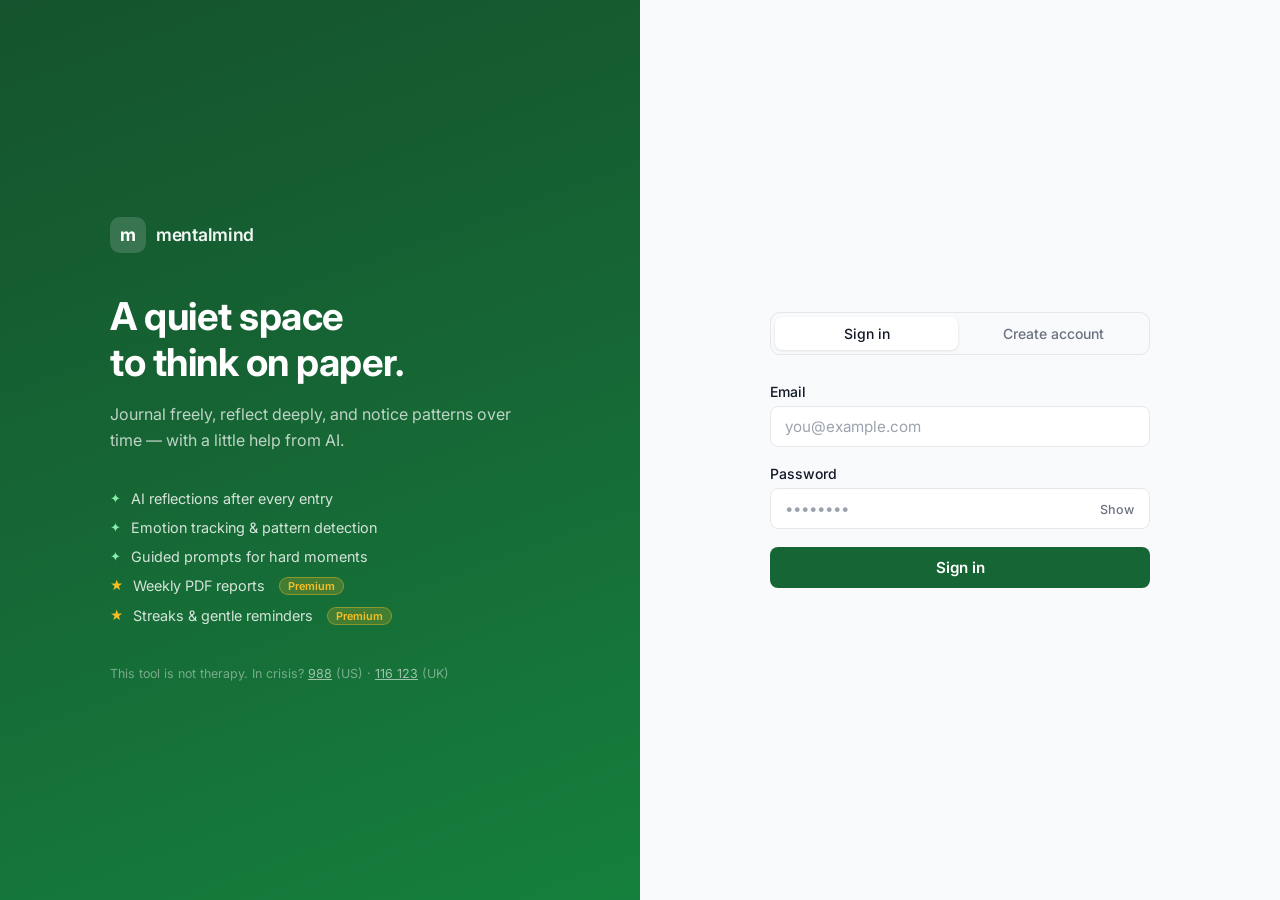
<file: frontend/index.html>
<!DOCTYPE html>
<html lang="en" data-theme="light">
<head>
  <meta charset="UTF-8">
  <meta name="viewport" content="width=device-width, initial-scale=1.0">
  <title>mentalmind</title>
  <link rel="manifest" href="manifest.json">
  <link rel="preconnect" href="https://fonts.googleapis.com">
  <link href="https://fonts.googleapis.com/css2?family=Inter:wght@400;500;600;700&display=swap" rel="stylesheet">
  <link rel="stylesheet" href="style.css">
  <meta name="theme-color" content="#166534">
  <!-- Prevent flash of wrong theme -->
  <script>
    (function() {
      const t = localStorage.getItem('mm_theme') || 'light';
      document.documentElement.setAttribute('data-theme', t);
    })();
  </script>
</head>
<body>

<!-- Offline Banner -->
<div id="offlineBanner" class="offline-banner" style="display:none;">
  You're offline — entries will sync when you reconnect.
</div>

<!-- ── Toast Container ── -->
<div class="toast-container" id="toastContainer"></div>

<!-- ── Upgrade Modal ── -->
<div id="upgradeOverlay" class="modal-overlay" style="display:none;"></div>
<div id="upgradeModal" class="upgrade-modal" style="display:none;">
  <button class="modal-close-btn" onclick="closeUpgradeModal()">✕</button>
  <div class="upgrade-icon">★</div>
  <h2 class="upgrade-title">Upgrade to Premium</h2>
  <p class="upgrade-sub">Unlock your full journaling experience.</p>
  <ul class="upgrade-features">
    <li><span class="uf-check">✦</span> Weekly PDF reports</li>
    <li><span class="uf-check">✦</span> Clinician-ready export</li>
    <li><span class="uf-check">✦</span> Streak tracking &amp; reminders</li>
    <li><span class="uf-check">✦</span> Private tags &amp; advanced filters</li>
    <li><span class="uf-check">✦</span> AI-powered weekly insights</li>
    <li><span class="uf-check">✦</span> Calendar recovery blocks</li>
  </ul>
  <button class="upgrade-cta-btn" onclick="upgradeAccount()" id="upgradeCta">Upgrade — it's free to try</button>
  <p class="upgrade-note">Demo: upgrade is instant for testing purposes.</p>
</div>

<!-- ── Onboarding Modal ── -->
<div id="onboardingOverlay" class="modal-overlay" style="display:none;">
  <div class="onboarding-modal">
    <div class="onboarding-progress">
      <span class="prog-dot active" data-step="1"></span>
      <span class="prog-dot" data-step="2"></span>
      <span class="prog-dot" data-step="3"></span>
      <span class="prog-dot" data-step="4"></span>
    </div>
    <div class="ob-step active" id="ob-step-1">
      <h2 class="ob-title">Welcome to mentalmind</h2>
      <p class="ob-subtitle">Two minutes to personalise your experience.</p>
      <p class="ob-label">What brings you here? <span class="ob-optional">(pick any)</span></p>
      <div class="ob-chips" id="obGoalChips">
        <button class="ob-chip" data-val="stress">Stress &amp; anxiety</button>
        <button class="ob-chip" data-val="reflection">Self-reflection</button>
        <button class="ob-chip" data-val="mood">Mood tracking</button>
        <button class="ob-chip" data-val="decisions">Better decisions</button>
        <button class="ob-chip" data-val="emotions">Processing emotions</button>
        <button class="ob-chip" data-val="curious">Just curious</button>
      </div>
    </div>
    <div class="ob-step" id="ob-step-2">
      <p class="ob-label">How would you like reflections to feel?</p>
      <div class="tone-options">
        <button class="tone-option" data-val="gentle" onclick="selectTone(this)">
          <span class="tone-name">Gentle</span>
          <span class="tone-desc">Warm and validating — take it easy on me</span>
        </button>
        <button class="tone-option" data-val="balanced" onclick="selectTone(this)">
          <span class="tone-name">Balanced</span>
          <span class="tone-desc">Warm but clear — a mix of both</span>
        </button>
        <button class="tone-option" data-val="direct" onclick="selectTone(this)">
          <span class="tone-name">Direct</span>
          <span class="tone-desc">Clear and focused — skip the softness</span>
        </button>
      </div>
    </div>
    <div class="ob-step" id="ob-step-3">
      <p class="ob-label">Any words or topics you'd prefer we avoid?</p>
      <p class="ob-hint">Optional — e.g. "failure", "should", "weakness"</p>
      <input type="text" id="obTriggerWords" class="ob-input" placeholder="e.g. failure, should, weakness">
    </div>
    <div class="ob-step" id="ob-step-4">
      <p class="ob-label">What matters most to you right now?</p>
      <p class="ob-hint">Optional — your values or goals</p>
      <textarea id="obValues" class="ob-textarea" rows="3"
        placeholder="e.g. reduce anxiety, feel more present, process grief"></textarea>
    </div>
    <div class="ob-nav">
      <button id="obBackBtn" class="ob-back" onclick="obPrev()">← Back</button>
      <button id="obNextBtn" class="ob-next" onclick="obNext()">Continue →</button>
    </div>
  </div>
</div>

<!-- ═══════════════════════════════════
     APP LAYOUT
═══════════════════════════════════ -->
<div class="app-layout">

  <!-- ── Sidebar (desktop) ── -->
  <aside class="sidebar">
    <div class="sidebar-header">
      <div class="sidebar-brand">
        <span class="sidebar-logo-mark">m</span>
        <span class="sidebar-logo-text">mentalmind</span>
      </div>
    </div>

    <nav class="sidebar-nav" role="navigation" aria-label="Main navigation">
      <button class="nav-item active" data-page="journal" onclick="navigateTo('journal')">
        <svg width="16" height="16" viewBox="0 0 24 24" fill="none" stroke="currentColor" stroke-width="2" stroke-linecap="round" stroke-linejoin="round"><path d="M12 20h9"/><path d="M16.5 3.5a2.121 2.121 0 0 1 3 3L7 19l-4 1 1-4L16.5 3.5z"/></svg>
        Journal
      </button>
      <button class="nav-item" data-page="history" onclick="navigateTo('history')">
        <svg width="16" height="16" viewBox="0 0 24 24" fill="none" stroke="currentColor" stroke-width="2" stroke-linecap="round" stroke-linejoin="round"><circle cx="12" cy="12" r="10"/><polyline points="12 6 12 12 16 14"/></svg>
        History
      </button>
      <button class="nav-item" data-page="insights" onclick="navigateTo('insights')">
        <svg width="16" height="16" viewBox="0 0 24 24" fill="none" stroke="currentColor" stroke-width="2" stroke-linecap="round" stroke-linejoin="round"><polyline points="22 12 18 12 15 21 9 3 6 12 2 12"/></svg>
        Insights
        <span class="nav-premium-dot" id="insightsPremiumDot" title="Premium"></span>
      </button>
      <button class="nav-item" data-page="tasks" onclick="navigateTo('tasks')">
        <svg width="16" height="16" viewBox="0 0 24 24" fill="none" stroke="currentColor" stroke-width="2" stroke-linecap="round" stroke-linejoin="round"><polyline points="9 11 12 14 22 4"/><path d="M21 12v7a2 2 0 0 1-2 2H5a2 2 0 0 1-2-2V5a2 2 0 0 1 2-2h11"/></svg>
        My Steps
      </button>
      <button class="nav-item" data-page="settings" onclick="navigateTo('settings')">
        <svg width="16" height="16" viewBox="0 0 24 24" fill="none" stroke="currentColor" stroke-width="2" stroke-linecap="round" stroke-linejoin="round"><circle cx="12" cy="12" r="3"/><path d="M19.4 15a1.65 1.65 0 0 0 .33 1.82l.06.06a2 2 0 0 1-2.83 2.83l-.06-.06a1.65 1.65 0 0 0-1.82-.33 1.65 1.65 0 0 0-1 1.51V21a2 2 0 0 1-4 0v-.09A1.65 1.65 0 0 0 9 19.4a1.65 1.65 0 0 0-1.82.33l-.06.06a2 2 0 0 1-2.83-2.83l.06-.06A1.65 1.65 0 0 0 4.68 15a1.65 1.65 0 0 0-1.51-1H3a2 2 0 0 1 0-4h.09A1.65 1.65 0 0 0 4.6 9a1.65 1.65 0 0 0-.33-1.82l-.06-.06a2 2 0 0 1 2.83-2.83l.06.06A1.65 1.65 0 0 0 9 4.68a1.65 1.65 0 0 0 1-1.51V3a2 2 0 0 1 4 0v.09a1.65 1.65 0 0 0 1 1.51 1.65 1.65 0 0 0 1.82-.33l.06-.06a2 2 0 0 1 2.83 2.83l-.06.06A1.65 1.65 0 0 0 19.4 9a1.65 1.65 0 0 0 1.51 1H21a2 2 0 0 1 0 4h-.09a1.65 1.65 0 0 0-1.51 1z"/></svg>
        Settings
      </button>
    </nav>

    <div class="sidebar-footer">
      <div class="sidebar-user" onclick="navigateTo('settings')" title="Account settings">
        <div class="sidebar-avatar" id="sidebarAvatar">?</div>
        <div class="sidebar-user-info">
          <div class="sidebar-user-name" id="sidebarUserName">Loading…</div>
          <div class="sidebar-user-tier" id="sidebarUserTier">Free plan</div>
        </div>
      </div>
      <button class="icon-btn" onclick="cycleTheme()" title="Toggle theme" id="themeToggleBtn">
        <svg width="16" height="16" viewBox="0 0 24 24" fill="none" stroke="currentColor" stroke-width="2" stroke-linecap="round" stroke-linejoin="round" id="themeIcon"><circle cx="12" cy="12" r="5"/><line x1="12" y1="1" x2="12" y2="3"/><line x1="12" y1="21" x2="12" y2="23"/><line x1="4.22" y1="4.22" x2="5.64" y2="5.64"/><line x1="18.36" y1="18.36" x2="19.78" y2="19.78"/><line x1="1" y1="12" x2="3" y2="12"/><line x1="21" y1="12" x2="23" y2="12"/><line x1="4.22" y1="19.78" x2="5.64" y2="18.36"/><line x1="18.36" y1="5.64" x2="19.78" y2="4.22"/></svg>
      </button>
    </div>
  </aside>

  <!-- ── Content Area ── -->
  <div class="content-area">

    <!-- Mobile Header -->
    <header class="mobile-header">
      <div class="mobile-brand">
        <span class="sidebar-logo-mark">m</span>
        <span class="sidebar-logo-text">mentalmind</span>
      </div>
      <div class="mobile-header-right">
        <span id="mobileStreakBadge" class="streak-badge" style="display:none;"></span>
        <button class="icon-btn" onclick="cycleTheme()" title="Toggle theme">
          <svg width="17" height="17" viewBox="0 0 24 24" fill="none" stroke="currentColor" stroke-width="2" stroke-linecap="round" stroke-linejoin="round" id="mobileThemeIcon"><circle cx="12" cy="12" r="5"/><line x1="12" y1="1" x2="12" y2="3"/><line x1="12" y1="21" x2="12" y2="23"/><line x1="4.22" y1="4.22" x2="5.64" y2="5.64"/><line x1="18.36" y1="18.36" x2="19.78" y2="19.78"/><line x1="1" y1="12" x2="3" y2="12"/><line x1="21" y1="12" x2="23" y2="12"/><line x1="4.22" y1="19.78" x2="5.64" y2="18.36"/><line x1="18.36" y1="5.64" x2="19.78" y2="4.22"/></svg>
        </button>
      </div>
    </header>

    <!-- Safety Banner -->
    <div class="safety-banner">
      This tool is not therapy. In crisis:
      <a href="tel:988" class="crisis-link">988 (US)</a><span class="separator">·</span>
      <a href="tel:116123" class="crisis-link">116 123 (UK)</a><span class="separator">·</span>
      <a href="https://findahelpline.com" target="_blank" rel="noopener" class="crisis-link">Find local help →</a>
    </div>

    <!-- ═══════════════ PAGE CONTENT ═══════════════ -->
    <div class="page-content">

      <!-- Banners (shown above active page) -->
      <div id="patternBanner" class="pattern-banner" style="display:none;">
        <span class="pattern-icon">◎</span>
        <span id="patternMessage"></span>
      </div>
      <div id="reminderBanner" class="reminder-banner" style="display:none;">
        <span id="reminderText"></span>
        <button class="reminder-dismiss" onclick="dismissReminder()">✕</button>
      </div>

      <!-- ──────────────────────────────────
           PAGE: Journal
      ────────────────────────────────── -->
      <div id="page-journal" class="page active">
        <div class="page-header">
          <div class="page-header-row">
            <div>
              <h1 class="page-title" id="journalGreeting">Good evening</h1>
              <p class="page-subtitle">A quiet space to think on paper.</p>
            </div>
            <span id="desktopStreakBadge" class="streak-badge" style="display:none;"></span>
          </div>
        </div>

        <div class="card main-card">
          <!-- Tab Bar -->
          <div class="tab-bar" role="tablist">
            <button class="tab-btn active" role="tab" onclick="showTab('free')"    id="tab-free">Free Write</button>
            <button class="tab-btn"        role="tab" onclick="showTab('prompts')" id="tab-prompts">Prompts</button>
            <button class="tab-btn"        role="tab" onclick="showTab('checkin')" id="tab-checkin">Check-in</button>
          </div>

          <!-- Free Write -->
          <div id="panel-free" class="tab-panel">
            <div class="personalized-prompt-row" id="personalizedPromptRow" style="display:none;">
              <span class="pp-label">Suggested prompt</span>
              <p id="personalizedPromptText" class="pp-text"></p>
              <button class="pp-use-btn" onclick="usePersonalizedPrompt()">Use this</button>
              <button class="pp-skip-btn" onclick="dismissPersonalizedPrompt()">✕</button>
            </div>
            <textarea id="freeContent" class="journal-textarea" rows="8"
              placeholder="Write what's on your mind…"></textarea>
            <button class="pp-generate-btn" onclick="loadPersonalizedPrompt()" id="ppGenBtn">
              ✦ Generate a prompt for me
            </button>
          </div>

          <!-- Prompts -->
          <div id="panel-prompts" class="tab-panel" style="display:none;">
            <p class="tab-hint">Choose a feeling, then pick a prompt.</p>
            <div class="emotion-chips">
              <button class="chip" data-emotion="overwhelmed" onclick="selectEmotion(this)">Overwhelmed</button>
              <button class="chip" data-emotion="burnout"     onclick="selectEmotion(this)">Burnout</button>
              <button class="chip" data-emotion="anxiety"     onclick="selectEmotion(this)">Anxiety</button>
              <button class="chip" data-emotion="decision"    onclick="selectEmotion(this)">Decision</button>
              <button class="chip" data-emotion="self-doubt"  onclick="selectEmotion(this)">Self-doubt</button>
              <button class="chip" data-emotion="grief"       onclick="selectEmotion(this)">Grief</button>
              <button class="chip" data-emotion="gratitude"   onclick="selectEmotion(this)">Gratitude</button>
            </div>
            <div id="promptCards" class="prompt-cards" style="display:none;"></div>
            <textarea id="promptContent" class="journal-textarea" rows="7"
              placeholder="Write your response here…" style="display:none;"></textarea>
            <input type="hidden" id="selectedPromptId">
            <input type="hidden" id="selectedEmotion">
          </div>

          <!-- Check-in -->
          <div id="panel-checkin" class="tab-panel" style="display:none;">
            <div id="checkinLoading" class="checkin-loading">
              <span class="loading-dot"></span> Loading your check-in…
            </div>
            <div id="checkinContent" style="display:none;">
              <p class="checkin-context" id="checkinContext"></p>
              <p class="checkin-question" id="checkinQuestion"></p>
              <textarea id="checkinResponse" class="journal-textarea" rows="7"
                placeholder="Take your time. Write as much or as little as feels right."></textarea>
            </div>
          </div>

          <!-- Energy -->
          <div class="energy-row">
            <label class="energy-label">Energy level</label>
            <div class="energy-options">
              <button class="energy-btn" data-val="1" onclick="selectEnergy(this)">1</button>
              <button class="energy-btn" data-val="2" onclick="selectEnergy(this)">2</button>
              <button class="energy-btn" data-val="3" onclick="selectEnergy(this)">3</button>
              <button class="energy-btn" data-val="4" onclick="selectEnergy(this)">4</button>
              <button class="energy-btn" data-val="5" onclick="selectEnergy(this)">5</button>
            </div>
            <span class="energy-hint">low → high</span>
          </div>

          <!-- Submit -->
          <button class="submit-btn" onclick="submitEntry()" id="submitBtn">Reflect →</button>
          <p class="entry-reminder">Not therapy · Not a crisis service · Your data stays private</p>

          <!-- Reflection Section -->
          <div id="reflectionSection" class="reflection-section" style="display:none;">
            <div class="reflection-body">
              <p class="reflection-label">Reflection</p>
              <p id="reflectionText" class="reflection-text"></p>
              <p id="templateBadge" class="template-badge" style="display:none;"></p>
              <div class="emotion-tag-row" id="tagRow" style="display:none;">
                <span class="tag-label">Themes</span>
                <div id="tagDisplay" class="tag-chips"></div>
              </div>
            </div>
            <div class="feedback-row">
              <span class="feedback-label">Does this resonate?</span>
              <button class="feedback-btn" onclick="sendFeedback('helpful')"   id="fb-helpful">Agree</button>
              <button class="feedback-btn" onclick="sendFeedback('not_quite')" id="fb-not_quite">Not quite</button>
              <button class="feedback-btn expand-btn" onclick="startExpand()"  id="fb-expand">Expand →</button>
            </div>
            <div id="followupThread" class="followup-thread" style="display:none;"></div>
            <div class="next-step-row" id="nextStepRow" style="display:none;">
              <span class="next-step-label">Would you like a next step?</span>
              <button class="next-step-btn" onclick="showNextStepPrompt()">Yes, show me</button>
              <button class="next-step-btn secondary" onclick="dismissNextStep()">Skip</button>
            </div>
            <div id="nextStepPrompt" class="next-step-prompt" style="display:none;"></div>
            <button id="suggestTaskBtn" class="suggest-task-btn" onclick="suggestTask()" style="display:none;">
              + Suggest a small action
            </button>
            <div class="micro-task-row" id="microTaskRow" style="display:none;">
              <span class="micro-task-label">One small step</span>
              <p id="microTaskText" class="micro-task-text"></p>
              <div class="micro-task-actions">
                <button class="micro-task-btn" onclick="saveTask()">Save it</button>
                <button class="micro-task-btn secondary" onclick="dismissTask()">Skip</button>
              </div>
            </div>
            <div id="calendarRow" class="calendar-row" style="display:none;">
              <span class="calendar-label">Your energy is low — schedule some recovery time?</span>
              <button class="calendar-btn" onclick="requirePremium(downloadCalendarBlock)">Add to calendar</button>
              <button class="calendar-btn secondary" onclick="dismissCalendar()">Skip</button>
            </div>
          </div><!-- /reflectionSection -->
        </div><!-- /card -->
      </div><!-- /page-journal -->

      <!-- ──────────────────────────────────
           PAGE: History
      ────────────────────────────────── -->
      <div id="page-history" class="page">
        <div class="page-header">
          <div class="page-header-row">
            <div>
              <h1 class="page-title">Past Entries</h1>
              <p class="page-subtitle">Browse and search your journal.</p>
            </div>
            <button class="btn-primary" onclick="loadEntries()" id="loadEntriesBtn">Load entries</button>
          </div>
        </div>

        <div class="history-filters" id="historyFilters" style="display:none;">
          <input type="search" id="searchInput" class="search-input"
            placeholder="Search entries…" oninput="filterEntries()">
          <div class="filter-tags" id="filterTags"></div>
          <div class="adv-filter-toggle">
            <button class="adv-toggle-btn" onclick="toggleAdvFilters()">Advanced filters ▾</button>
          </div>
          <div id="advFilters" class="adv-filters" style="display:none;">
            <div class="adv-row">
              <label class="adv-label">From</label>
              <input type="date" id="filterFrom" class="adv-date" oninput="filterEntries()">
              <label class="adv-label">to</label>
              <input type="date" id="filterTo" class="adv-date" oninput="filterEntries()">
            </div>
            <div class="adv-row">
              <label class="adv-label">Energy</label>
              <div class="adv-energy-opts">
                <button class="adv-energy-btn selected" data-val="" onclick="selectEnergyFilter(this, '')">All</button>
                <button class="adv-energy-btn" data-val="1" onclick="selectEnergyFilter(this, '1')">1</button>
                <button class="adv-energy-btn" data-val="2" onclick="selectEnergyFilter(this, '2')">2</button>
                <button class="adv-energy-btn" data-val="3" onclick="selectEnergyFilter(this, '3')">3</button>
                <button class="adv-energy-btn" data-val="4" onclick="selectEnergyFilter(this, '4')">4</button>
                <button class="adv-energy-btn" data-val="5" onclick="selectEnergyFilter(this, '5')">5</button>
              </div>
            </div>
            <div class="adv-row">
              <label class="toggle-label small">
                <input type="checkbox" id="showPrivate" onchange="filterEntries()" checked>
                <span class="toggle-switch sm"></span>
                <span class="toggle-text">Show private tags</span>
              </label>
            </div>
            <button class="adv-clear-btn" onclick="clearAdvFilters()">Clear filters</button>
          </div>
        </div>

        <div id="historyList" class="history-list">
          <div class="empty-state">
            <div class="empty-state-icon">📖</div>
            <p>Click "Load entries" to view your journal history.</p>
          </div>
        </div>
      </div><!-- /page-history -->

      <!-- ──────────────────────────────────
           PAGE: Insights
      ────────────────────────────────── -->
      <div id="page-insights" class="page">
        <div class="page-header">
          <div class="page-header-row">
            <div>
              <h1 class="page-title">Insights</h1>
              <p class="page-subtitle">Patterns and trends across your entries.</p>
            </div>
            <span class="badge-premium">Premium</span>
          </div>
        </div>

        <!-- Shown for free users -->
        <div id="insightsPremiumGate" class="premium-gate" style="display:none;">
          <div class="premium-gate-icon">★</div>
          <h3>Weekly Insights</h3>
          <p>Discover emotional patterns, recurring themes, and trends across your journal — available on Premium.</p>
          <button class="premium-gate-btn" onclick="openUpgradeModal()">Upgrade to Premium</button>
        </div>

        <!-- Shown for premium users -->
        <div id="insightsPremiumContent" style="display:none;">
          <!-- Streak card -->
          <div class="streak-card" id="streakCard" style="display:none;">
            <span class="streak-flame">🔥</span>
            <div>
              <div class="streak-info">
                <span class="streak-number" id="streakNumber">0</span>
                <span class="streak-unit">day streak</span>
              </div>
            </div>
            <p class="streak-message" id="streakMessage"></p>
          </div>

          <!-- Insights Card -->
          <div class="insights-card">
            <div class="insights-header">
              <span class="insights-title">Weekly Insights</span>
              <div style="display:flex;gap:8px;align-items:center;">
                <span class="insights-disclaimer">Self-reflection only</span>
                <button class="insights-refresh-btn" onclick="loadInsights()">Refresh</button>
              </div>
            </div>
            <div id="insightsBody" class="insights-body">
              <div class="empty-state">
                <p>Click Refresh to generate insights from your entries.</p>
              </div>
            </div>
          </div>

          <!-- Export Card -->
          <div class="export-card">
            <div class="export-card-header">
              <p class="export-card-title">Export your data</p>
            </div>
            <div class="export-row">
              <button class="export-full-btn" onclick="downloadWeeklyReport()">⤓ Weekly PDF</button>
              <button class="export-full-btn secondary" onclick="downloadClinicianExport()">⤓ Clinician export</button>
            </div>
            <p class="export-note">Generated on-demand, never stored on our servers. Requires fpdf2 on the backend.</p>
          </div>
        </div>
      </div><!-- /page-insights -->

      <!-- ──────────────────────────────────
           PAGE: Tasks
      ────────────────────────────────── -->
      <div id="page-tasks" class="page">
        <div class="page-header">
          <div class="page-header-row">
            <div>
              <h1 class="page-title">My Small Steps</h1>
              <p class="page-subtitle">Actions saved from your reflections.</p>
            </div>
            <button class="btn-secondary" onclick="loadTasks()" style="flex-shrink:0;">Refresh</button>
          </div>
        </div>

        <div class="tasks-card card">
          <div id="tasksList" class="tasks-list">
            <div class="empty-state">
              <div class="empty-state-icon">✓</div>
              <p>No pending steps. Add one from your next reflection.</p>
            </div>
          </div>
        </div>
      </div><!-- /page-tasks -->

      <!-- ──────────────────────────────────
           PAGE: Settings
      ────────────────────────────────── -->
      <div id="page-settings" class="page">
        <div class="page-header">
          <h1 class="page-title">Settings</h1>
        </div>

        <!-- Account -->
        <div class="settings-section">
          <div class="settings-section-title">Account</div>
          <div class="account-block">
            <div class="account-card">
              <div class="account-avatar" id="settingsAvatar">?</div>
              <div>
                <div class="account-name" id="settingsName">—</div>
                <div class="account-email" id="settingsEmail">—</div>
                <div class="account-tier-row">
                  <span id="settingsTierBadge" class="badge-free">Free</span>
                </div>
              </div>
            </div>
            <div class="account-actions">
              <button class="account-upgrade-btn" id="settingsUpgradeBtn" onclick="openUpgradeModal()">★ Upgrade to Premium</button>
              <button class="account-signout-btn" onclick="signOut()">Sign out</button>
            </div>
          </div>
        </div>

        <!-- Appearance -->
        <div class="settings-section">
          <div class="settings-section-title">Appearance</div>
          <div class="appearance-block">
            <div class="theme-switcher">
              <button class="theme-btn" data-t="light" onclick="setTheme('light')" id="themeLight">
                ☀ Light
              </button>
              <button class="theme-btn" data-t="dark" onclick="setTheme('dark')" id="themeDark">
                ☽ Dark
              </button>
              <button class="theme-btn" data-t="system" onclick="setTheme('system')" id="themeSystem">
                ⬡ System
              </button>
            </div>
          </div>
        </div>

        <!-- Preferences -->
        <div class="settings-section">
          <div class="settings-section-title">AI Preferences</div>
          <div class="prefs-block">
            <div class="settings-field">
              <label class="settings-field-label">Reflection tone</label>
              <div class="tone-options compact" id="settingsToneOptions">
                <button class="tone-option" data-val="gentle" onclick="selectPrefTone(this)"><span class="tone-name">Gentle</span></button>
                <button class="tone-option" data-val="balanced" onclick="selectPrefTone(this)"><span class="tone-name">Balanced</span></button>
                <button class="tone-option" data-val="direct" onclick="selectPrefTone(this)"><span class="tone-name">Direct</span></button>
              </div>
            </div>
            <div class="settings-field">
              <label class="settings-field-label">Words to avoid</label>
              <div class="settings-field-hint">Comma-separated — AI will rephrase around these</div>
              <input type="text" id="settingsTriggerWords" class="settings-input"
                placeholder="e.g. failure, should, weakness">
            </div>
            <div class="settings-field">
              <label class="settings-field-label">Your values &amp; goals</label>
              <textarea id="settingsValues" class="settings-textarea" rows="3"
                placeholder="e.g. connection, clarity, reduce anxiety"></textarea>
            </div>
            <button class="settings-save-btn" onclick="savePrefs()">Save preferences</button>
          </div>
        </div>

        <!-- Notifications (Premium) -->
        <div class="settings-section">
          <div class="settings-section-title">
            Notifications
            <span class="premium-label">Premium</span>
          </div>
          <div class="notif-block" id="notifBlock">
            <div class="settings-field" id="reminderPrefSection">
              <label class="settings-field-label">Daily reminder</label>
              <div class="reminder-row">
                <label class="toggle-label">
                  <input type="checkbox" id="reminderToggle" onchange="toggleReminder()">
                  <span class="toggle-switch"></span>
                  <span class="toggle-text">Enabled</span>
                </label>
                <input type="time" id="reminderTime" class="time-input" value="20:00" style="display:none;">
              </div>
            </div>
          </div>
        </div>

        <!-- About -->
        <div class="settings-section">
          <div class="settings-section-title">About</div>
          <div class="about-block">
            <p class="about-text">
              mentalmind is a personal reflection tool built to help you journal freely, notice patterns, and process your thoughts — with a little help from AI.<br><br>
              This is not a therapy service. In a crisis, please contact <a href="tel:988">988</a> (US), <a href="tel:116123">116 123</a> (Samaritans UK), or <a href="https://findahelpline.com" target="_blank" rel="noopener">findahelpline.com</a>.
            </p>
            <p class="about-version">v0.1.0 — built with FastAPI &amp; vanilla JS</p>
          </div>
        </div>

      </div><!-- /page-settings -->

    </div><!-- /page-content -->
  </div><!-- /content-area -->
</div><!-- /app-layout -->

<!-- ── Bottom Nav (mobile) ── -->
<nav class="bottom-nav" role="navigation" aria-label="Mobile navigation">
  <button class="bottom-nav-item active" data-page="journal" onclick="navigateTo('journal')">
    <svg viewBox="0 0 24 24" fill="none" stroke="currentColor" stroke-width="2" stroke-linecap="round" stroke-linejoin="round"><path d="M12 20h9"/><path d="M16.5 3.5a2.121 2.121 0 0 1 3 3L7 19l-4 1 1-4L16.5 3.5z"/></svg>
    Write
  </button>
  <button class="bottom-nav-item" data-page="history" onclick="navigateTo('history')">
    <svg viewBox="0 0 24 24" fill="none" stroke="currentColor" stroke-width="2" stroke-linecap="round" stroke-linejoin="round"><circle cx="12" cy="12" r="10"/><polyline points="12 6 12 12 16 14"/></svg>
    History
  </button>
  <button class="bottom-nav-item" data-page="insights" onclick="navigateTo('insights')">
    <svg viewBox="0 0 24 24" fill="none" stroke="currentColor" stroke-width="2" stroke-linecap="round" stroke-linejoin="round"><polyline points="22 12 18 12 15 21 9 3 6 12 2 12"/></svg>
    Insights
  </button>
  <button class="bottom-nav-item" data-page="tasks" onclick="navigateTo('tasks')">
    <svg viewBox="0 0 24 24" fill="none" stroke="currentColor" stroke-width="2" stroke-linecap="round" stroke-linejoin="round"><polyline points="9 11 12 14 22 4"/><path d="M21 12v7a2 2 0 0 1-2 2H5a2 2 0 0 1-2-2V5a2 2 0 0 1 2-2h11"/></svg>
    Steps
  </button>
  <button class="bottom-nav-item" data-page="settings" onclick="navigateTo('settings')">
    <svg viewBox="0 0 24 24" fill="none" stroke="currentColor" stroke-width="2" stroke-linecap="round" stroke-linejoin="round"><circle cx="12" cy="12" r="3"/><path d="M19.4 15a1.65 1.65 0 0 0 .33 1.82l.06.06a2 2 0 0 1-2.83 2.83l-.06-.06a1.65 1.65 0 0 0-1.82-.33 1.65 1.65 0 0 0-1 1.51V21a2 2 0 0 1-4 0v-.09A1.65 1.65 0 0 0 9 19.4a1.65 1.65 0 0 0-1.82.33l-.06.06a2 2 0 0 1-2.83-2.83l.06-.06A1.65 1.65 0 0 0 4.68 15a1.65 1.65 0 0 0-1.51-1H3a2 2 0 0 1 0-4h.09A1.65 1.65 0 0 0 4.6 9a1.65 1.65 0 0 0-.33-1.82l-.06-.06a2 2 0 0 1 2.83-2.83l.06.06A1.65 1.65 0 0 0 9 4.68a1.65 1.65 0 0 0 1-1.51V3a2 2 0 0 1 4 0v.09a1.65 1.65 0 0 0 1 1.51 1.65 1.65 0 0 0 1.82-.33l.06-.06a2 2 0 0 1 2.83 2.83l-.06.06A1.65 1.65 0 0 0 19.4 9a1.65 1.65 0 0 0 1.51 1H21a2 2 0 0 1 0 4h-.09a1.65 1.65 0 0 0-1.51 1z"/></svg>
    Settings
  </button>
</nav>

<script src="script.js"></script>
</body>
</html>
</file>
<file: frontend/style.css>
@import url('https://fonts.googleapis.com/css2?family=Inter:wght@400;500;600;700&display=swap');

/* ─── Reset ─── */
*, *::before, *::after { box-sizing: border-box; margin: 0; padding: 0; }
button, input, textarea, select { font-family: inherit; }

/* ─── Design Tokens ─── */
:root {
  --brand:        #166534;
  --brand-dark:   #14532d;
  --brand-mid:    #16a34a;
  --brand-soft:   #dcfce7;
  --brand-text:   #14532d;
  --brand-focus:  rgba(22,163,74,0.12);

  --bg:           #f7f5f2;
  --surface:      #ffffff;
  --surface-2:    #f4f3f1;
  --sidebar-bg:   #ffffff;

  --text:         #111827;
  --text-muted:   #6b7280;
  --text-faint:   #9ca3af;

  --border:       #e4e0da;
  --border-strong:#cbc7c0;

  --shadow-sm:    0 1px 3px rgba(0,0,0,0.06);
  --shadow:       0 2px 8px rgba(0,0,0,0.08);
  --shadow-lg:    0 8px 32px rgba(0,0,0,0.12);

  --radius:       10px;
  --radius-lg:    14px;
  --font:         'Inter', -apple-system, BlinkMacSystemFont, sans-serif;

  --error:        #dc2626;
  --error-soft:   #fef2f2;
  --warn:         #b45309;
  --warn-soft:    #fffbeb;

  --sidebar-w:    220px;
}

[data-theme="dark"] {
  --brand:        #16a34a;
  --brand-dark:   #15803d;
  --brand-mid:    #22c55e;
  --brand-soft:   rgba(22,163,74,0.14);
  --brand-text:   #4ade80;
  --brand-focus:  rgba(22,163,74,0.18);

  --bg:           #0f1117;
  --surface:      #1a1d23;
  --surface-2:    #22262e;
  --sidebar-bg:   #13151c;

  --text:         #f0f0f2;
  --text-muted:   #8b8fa8;
  --text-faint:   #4a4f62;

  --border:       #2d3139;
  --border-strong:#3e424e;

  --shadow-sm:    0 1px 3px rgba(0,0,0,0.4);
  --shadow:       0 2px 8px rgba(0,0,0,0.5);
  --shadow-lg:    0 8px 32px rgba(0,0,0,0.6);

  --error:        #f87171;
  --error-soft:   rgba(248,113,113,0.1);
  --warn:         #fbbf24;
  --warn-soft:    rgba(251,191,36,0.1);
}

/* ─── Base ─── */
html { font-size: 16px; height: 100%; }
body {
  font-family: var(--font);
  background: var(--bg);
  color: var(--text);
  line-height: 1.6;
  min-height: 100%;
  -webkit-font-smoothing: antialiased;
}
a { color: inherit; text-decoration: none; }
a:hover { text-decoration: underline; }

/* ─── Offline Banner ─── */
.offline-banner {
  background: #1c1c1c; color: #f0ede8; text-align: center;
  padding: 8px 16px; font-size: 0.8rem; letter-spacing: 0.2px;
  position: sticky; top: 0; z-index: 200;
}

/* ─────────────────────────────────────
   LAYOUT
───────────────────────────────────── */
.app-layout {
  display: flex;
  min-height: 100vh;
}

/* ─── Sidebar ─── */
.sidebar {
  position: fixed;
  top: 0; left: 0; bottom: 0;
  width: var(--sidebar-w);
  background: var(--sidebar-bg);
  border-right: 1px solid var(--border);
  display: flex;
  flex-direction: column;
  z-index: 40;
  overflow-y: auto;
}

.sidebar-header {
  padding: 18px 16px 12px;
  border-bottom: 1px solid var(--border);
}

.sidebar-brand {
  display: flex;
  align-items: center;
  gap: 9px;
}

.sidebar-logo-mark {
  width: 28px; height: 28px;
  background: var(--brand);
  border-radius: 7px;
  display: flex; align-items: center; justify-content: center;
  font-size: 0.875rem; font-weight: 700; color: #fff;
  flex-shrink: 0;
}

.sidebar-logo-text {
  font-size: 0.975rem;
  font-weight: 600;
  color: var(--text);
  letter-spacing: -0.3px;
}

.sidebar-nav {
  flex: 1;
  padding: 10px 8px;
  display: flex;
  flex-direction: column;
  gap: 2px;
}

.nav-item {
  display: flex;
  align-items: center;
  gap: 10px;
  padding: 9px 12px;
  border-radius: 8px;
  color: var(--text-muted);
  font-size: 0.875rem;
  font-weight: 500;
  cursor: pointer;
  border: none;
  background: none;
  width: 100%;
  text-align: left;
  transition: background 0.12s, color 0.12s;
  position: relative;
}
.nav-item svg { flex-shrink: 0; opacity: 0.85; }
.nav-item:hover { background: var(--surface-2); color: var(--text); }
.nav-item.active { background: var(--brand-soft); color: var(--brand-text); }
[data-theme="dark"] .nav-item.active { color: var(--brand-text); }

.nav-premium-dot {
  width: 6px; height: 6px; border-radius: 50%;
  background: var(--warn); margin-left: auto; flex-shrink: 0;
}

.sidebar-footer {
  padding: 12px 10px;
  border-top: 1px solid var(--border);
  display: flex;
  align-items: center;
  gap: 8px;
}

.sidebar-user {
  flex: 1;
  display: flex;
  align-items: center;
  gap: 9px;
  min-width: 0;
  cursor: pointer;
}
.sidebar-user:hover .sidebar-user-name { color: var(--brand-text); }

.sidebar-avatar {
  width: 30px; height: 30px; border-radius: 50%;
  background: var(--brand-soft);
  color: var(--brand-text);
  display: flex; align-items: center; justify-content: center;
  font-size: 0.8rem; font-weight: 700;
  flex-shrink: 0;
}

.sidebar-user-info { min-width: 0; }
.sidebar-user-name {
  font-size: 0.82rem; font-weight: 500; color: var(--text);
  white-space: nowrap; overflow: hidden; text-overflow: ellipsis;
  transition: color 0.12s;
}
.sidebar-user-tier { font-size: 0.7rem; color: var(--text-muted); }

/* ─── Content Area ─── */
.content-area {
  margin-left: var(--sidebar-w);
  flex: 1;
  min-height: 100vh;
  display: flex;
  flex-direction: column;
}

.page-content {
  flex: 1;
  max-width: 700px;
  width: 100%;
  margin: 0 auto;
  padding: 28px 24px 80px;
}

/* ─── Mobile Header ─── */
.mobile-header {
  display: none;
  align-items: center;
  justify-content: space-between;
  padding: 0 16px;
  height: 52px;
  background: var(--surface);
  border-bottom: 1px solid var(--border);
  position: sticky;
  top: 0;
  z-index: 39;
}

.mobile-brand {
  display: flex;
  align-items: center;
  gap: 8px;
}

.mobile-header-right {
  display: flex;
  align-items: center;
  gap: 8px;
}

/* ─── Bottom Nav (Mobile) ─── */
.bottom-nav {
  display: none;
  position: fixed;
  bottom: 0; left: 0; right: 0;
  height: 56px;
  background: var(--surface);
  border-top: 1px solid var(--border);
  z-index: 40;
}

.bottom-nav-item {
  flex: 1;
  display: flex;
  flex-direction: column;
  align-items: center;
  justify-content: center;
  gap: 3px;
  border: none;
  background: none;
  color: var(--text-muted);
  font-size: 0.6rem;
  font-weight: 500;
  cursor: pointer;
  padding: 6px 2px;
  transition: color 0.12s;
}
.bottom-nav-item svg { width: 20px; height: 20px; }
.bottom-nav-item.active { color: var(--brand); }
[data-theme="dark"] .bottom-nav-item.active { color: var(--brand-mid); }

/* ─── Pages ─── */
.page { display: none; }
.page.active {
  display: block;
  animation: fadeSlideIn 0.18s ease;
}

@keyframes fadeSlideIn {
  from { opacity: 0; transform: translateY(6px); }
  to   { opacity: 1; transform: translateY(0); }
}

/* ─── Page Header ─── */
.page-header { margin-bottom: 22px; }
.page-header-row {
  display: flex;
  align-items: flex-start;
  justify-content: space-between;
  gap: 12px;
}
.page-title {
  font-size: 1.55rem;
  font-weight: 700;
  letter-spacing: -0.5px;
  color: var(--text);
  line-height: 1.2;
}
.page-subtitle {
  font-size: 0.875rem;
  color: var(--text-muted);
  margin-top: 4px;
}

/* ─────────────────────────────────────
   THEME TOGGLE & ICON BUTTONS
───────────────────────────────────── */
.icon-btn {
  width: 34px; height: 34px;
  border-radius: 8px;
  border: none;
  background: none;
  color: var(--text-muted);
  cursor: pointer;
  display: flex; align-items: center; justify-content: center;
  transition: background 0.12s, color 0.12s;
  flex-shrink: 0;
}
.icon-btn:hover { background: var(--surface-2); color: var(--text); }

/* ─────────────────────────────────────
   STREAK BADGE
───────────────────────────────────── */
.streak-badge {
  display: inline-flex; align-items: center; gap: 4px;
  background: #fef9c3; border: 1px solid #fde68a;
  border-radius: 20px; padding: 3px 10px;
  font-size: 0.72rem; color: #92400e; font-weight: 600;
}
[data-theme="dark"] .streak-badge {
  background: rgba(253,230,138,0.1);
  border-color: rgba(253,230,138,0.25);
  color: #fbbf24;
}

/* ─────────────────────────────────────
   CARDS
───────────────────────────────────── */
.card {
  background: var(--surface);
  border: 1px solid var(--border);
  border-radius: var(--radius-lg);
  box-shadow: var(--shadow);
  overflow: hidden;
}

/* ─────────────────────────────────────
   TOASTS
───────────────────────────────────── */
.toast-container {
  position: fixed;
  bottom: 24px; right: 24px;
  z-index: 600;
  display: flex;
  flex-direction: column;
  gap: 8px;
  pointer-events: none;
}

.toast {
  padding: 11px 16px;
  border-radius: 10px;
  font-size: 0.875rem;
  font-weight: 500;
  pointer-events: auto;
  transform: translateX(16px);
  opacity: 0;
  transition: transform 0.22s ease, opacity 0.22s ease;
  max-width: 300px;
  box-shadow: var(--shadow-lg);
  line-height: 1.4;
}
.toast.visible { transform: translateX(0); opacity: 1; }
.toast-success { background: #166534; color: #fff; }
.toast-error   { background: #dc2626; color: #fff; }
.toast-info    { background: #1e40af; color: #fff; }
[data-theme="dark"] .toast-success { background: #15803d; }

/* ─────────────────────────────────────
   BANNERS
───────────────────────────────────── */
.safety-banner {
  background: var(--warn-soft);
  border-bottom: 1px solid rgba(180,83,9,0.15);
  text-align: center; padding: 7px 16px;
  font-size: 0.78rem; color: var(--warn);
}
.crisis-link { color: var(--warn); font-weight: 600; text-decoration: underline; text-underline-offset: 2px; }
.crisis-link:hover { color: var(--error); text-decoration: underline; }
.separator { margin: 0 8px; opacity: 0.4; }

.pattern-banner {
  background: var(--brand-soft); border: 1px solid var(--border);
  border-radius: var(--radius); padding: 11px 16px; margin-bottom: 14px;
  font-size: 0.875rem; color: var(--brand-text);
  display: flex; align-items: flex-start; gap: 10px;
}
.pattern-icon { flex-shrink: 0; opacity: 0.7; margin-top: 1px; }

.reminder-banner {
  background: var(--warn-soft); border: 1px solid rgba(180,83,9,0.2);
  border-radius: var(--radius); padding: 10px 16px; margin-bottom: 14px;
  font-size: 0.875rem; color: var(--warn);
  display: flex; align-items: center; justify-content: space-between; gap: 12px;
}
.reminder-dismiss {
  background: none; border: none; color: var(--text-muted);
  cursor: pointer; font-size: 1rem; flex-shrink: 0;
}

/* ─────────────────────────────────────
   MODALS
───────────────────────────────────── */
.modal-overlay {
  position: fixed; inset: 0;
  background: rgba(0,0,0,0.5);
  z-index: 300;
  display: flex; align-items: center; justify-content: center;
  padding: 20px;
  backdrop-filter: blur(2px);
}

/* Upgrade Modal */
.upgrade-modal {
  position: fixed; top: 50%; left: 50%;
  transform: translate(-50%, -50%);
  z-index: 301;
  background: var(--surface);
  border-radius: 18px;
  max-width: 400px; width: calc(100% - 40px);
  padding: 36px 28px 28px;
  box-shadow: var(--shadow-lg);
  text-align: center;
  border: 1px solid var(--border);
}
.modal-close-btn {
  position: absolute; top: 14px; right: 14px;
  background: none; border: none;
  font-size: 1rem; color: var(--text-muted);
  cursor: pointer; padding: 6px 8px; border-radius: 6px;
}
.modal-close-btn:hover { background: var(--surface-2); color: var(--text); }
.upgrade-icon { font-size: 2.2rem; color: var(--warn); margin-bottom: 12px; }
.upgrade-title { font-size: 1.25rem; font-weight: 700; margin-bottom: 6px; letter-spacing: -0.3px; }
.upgrade-sub { font-size: 0.875rem; color: var(--text-muted); margin-bottom: 20px; }
.upgrade-features {
  list-style: none; text-align: left;
  display: flex; flex-direction: column; gap: 9px;
  margin-bottom: 22px;
  padding: 16px;
  background: var(--surface-2);
  border-radius: var(--radius);
  border: 1px solid var(--border);
}
.upgrade-features li {
  display: flex; align-items: center; gap: 9px;
  font-size: 0.875rem; color: var(--text);
}
.uf-check { color: var(--brand); font-size: 0.75rem; flex-shrink: 0; }
.upgrade-cta-btn {
  width: 100%; padding: 12px;
  background: var(--brand); color: #fff;
  border: none; border-radius: 9px;
  font-size: 0.95rem; font-weight: 600;
  cursor: pointer; transition: background 0.15s;
  margin-bottom: 10px;
}
.upgrade-cta-btn:hover { background: var(--brand-dark); }
.upgrade-cta-btn:disabled { opacity: 0.6; cursor: not-allowed; }
.upgrade-note { font-size: 0.72rem; color: var(--text-faint); }

/* Onboarding Modal */
.onboarding-modal {
  background: var(--surface);
  border-radius: 18px; max-width: 460px; width: 100%;
  padding: 32px 28px 24px;
  box-shadow: var(--shadow-lg);
  border: 1px solid var(--border);
}
.onboarding-progress {
  display: flex; gap: 6px; justify-content: center; margin-bottom: 26px;
}
.prog-dot {
  width: 7px; height: 7px; border-radius: 50%;
  background: var(--border); transition: background 0.2s;
}
.prog-dot.active { background: var(--brand); }

.ob-step { display: none; }
.ob-step.active { display: block; }
.ob-title { font-size: 1.25rem; font-weight: 700; margin-bottom: 6px; letter-spacing: -0.3px; }
.ob-subtitle { font-size: 0.875rem; color: var(--text-muted); margin-bottom: 20px; line-height: 1.6; }
.ob-label { font-size: 0.9rem; font-weight: 500; margin-bottom: 10px; }
.ob-optional { font-weight: 400; color: var(--text-muted); font-size: 0.82rem; }
.ob-hint { font-size: 0.8rem; color: var(--text-muted); margin-bottom: 10px; }

.ob-input, .ob-textarea {
  width: 100%;
  border: 1px solid var(--border);
  border-radius: 8px;
  padding: 10px 12px;
  font-size: 0.9rem;
  background: var(--surface-2);
  color: var(--text);
  transition: border-color 0.15s;
}
.ob-input:focus, .ob-textarea:focus {
  outline: none; border-color: var(--brand-mid);
  box-shadow: 0 0 0 3px var(--brand-focus);
}
.ob-textarea { resize: none; }

.ob-chips { display: flex; flex-wrap: wrap; gap: 8px; margin-bottom: 8px; }
.ob-chip {
  background: var(--surface-2); border: 1px solid var(--border);
  border-radius: 20px; padding: 7px 16px;
  font-size: 0.85rem; color: var(--text-muted);
  cursor: pointer; transition: all 0.15s;
}
.ob-chip:hover { border-color: var(--brand-mid); color: var(--brand-text); }
.ob-chip.selected { background: var(--brand); border-color: var(--brand); color: #fff; }

.tone-options { display: flex; flex-direction: column; gap: 10px; }
.tone-option {
  display: flex; flex-direction: column; align-items: flex-start;
  background: var(--surface-2); border: 1px solid var(--border);
  border-radius: var(--radius); padding: 12px 16px;
  cursor: pointer; text-align: left;
  transition: all 0.15s; width: 100%;
}
.tone-option:hover { border-color: var(--brand-mid); background: var(--brand-soft); }
.tone-option.selected { border-color: var(--brand-mid); background: var(--brand-soft); }
.tone-options.compact { flex-direction: row; gap: 8px; }
.tone-options.compact .tone-option { flex: 1; padding: 10px 12px; }
.tone-name { font-size: 0.875rem; font-weight: 600; color: var(--text); }
.tone-desc { font-size: 0.78rem; color: var(--text-muted); margin-top: 2px; }

.ob-nav {
  display: flex; justify-content: space-between;
  align-items: center; margin-top: 24px;
}
.ob-back {
  background: none; border: none; color: var(--text-muted);
  font-size: 0.875rem; cursor: pointer; padding: 6px 0;
}
.ob-back:hover { color: var(--text); }
.ob-next {
  background: var(--brand); color: #fff; border: none;
  border-radius: 8px; padding: 10px 24px;
  font-size: 0.875rem; font-weight: 600;
  cursor: pointer; transition: background 0.15s;
}
.ob-next:hover { background: var(--brand-dark); }

/* ─────────────────────────────────────
   FORM ELEMENTS (shared)
───────────────────────────────────── */
.input, .form-input {
  width: 100%;
  padding: 9px 13px;
  border: 1px solid var(--border);
  border-radius: 8px;
  font-size: 0.9rem;
  background: var(--surface-2);
  color: var(--text);
  transition: border-color 0.15s, box-shadow 0.15s;
}
.input:focus, .form-input:focus {
  outline: none;
  border-color: var(--brand-mid);
  box-shadow: 0 0 0 3px var(--brand-focus);
}
.input::placeholder, .form-input::placeholder { color: var(--text-faint); }

.textarea {
  width: 100%;
  padding: 10px 13px;
  border: 1px solid var(--border);
  border-radius: 8px;
  font-size: 0.9rem;
  background: var(--surface-2);
  color: var(--text);
  resize: none;
  line-height: 1.6;
  transition: border-color 0.15s, box-shadow 0.15s;
}
.textarea:focus {
  outline: none;
  border-color: var(--brand-mid);
  box-shadow: 0 0 0 3px var(--brand-focus);
}
.textarea::placeholder { color: var(--text-faint); }

/* Buttons */
.btn-primary {
  padding: 10px 20px;
  background: var(--brand); color: #fff;
  border: none; border-radius: 8px;
  font-size: 0.875rem; font-weight: 600;
  cursor: pointer; transition: background 0.15s;
}
.btn-primary:hover { background: var(--brand-dark); }
.btn-primary:disabled { opacity: 0.55; cursor: not-allowed; }

.btn-secondary {
  padding: 10px 20px;
  background: none; color: var(--text-muted);
  border: 1px solid var(--border); border-radius: 8px;
  font-size: 0.875rem; font-weight: 500;
  cursor: pointer; transition: all 0.15s;
}
.btn-secondary:hover { border-color: var(--border-strong); color: var(--text); }

/* Toggle switch */
.toggle-label { display: flex; align-items: center; gap: 10px; cursor: pointer; }
.toggle-label input[type="checkbox"] { display: none; }
.toggle-switch {
  width: 36px; height: 20px;
  background: var(--border); border-radius: 10px;
  position: relative; transition: background 0.2s; flex-shrink: 0;
}
.toggle-switch::after {
  content: ''; position: absolute;
  top: 2px; left: 2px;
  width: 16px; height: 16px;
  border-radius: 50%; background: #fff;
  transition: transform 0.2s;
}
.toggle-label input:checked + .toggle-switch { background: var(--brand); }
.toggle-label input:checked + .toggle-switch::after { transform: translateX(16px); }
.toggle-switch.sm { width: 28px; height: 16px; }
.toggle-switch.sm::after { width: 12px; height: 12px; }
.toggle-label input:checked + .toggle-switch.sm::after { transform: translateX(12px); }
.toggle-text { font-size: 0.875rem; color: var(--text-muted); }

.reminder-row { display: flex; align-items: center; gap: 14px; flex-wrap: wrap; }
.time-input {
  border: 1px solid var(--border); border-radius: 6px;
  padding: 6px 10px; font-size: 0.875rem;
  color: var(--text); background: var(--surface-2);
}

/* ─────────────────────────────────────
   CHIPS & BADGES
───────────────────────────────────── */
.chip {
  background: var(--surface-2); border: 1px solid var(--border);
  border-radius: 20px; padding: 6px 14px;
  font-size: 0.82rem; color: var(--text-muted);
  cursor: pointer; transition: all 0.15s;
}
.chip:hover { border-color: var(--brand-mid); color: var(--brand-text); }
.chip.selected { background: var(--brand); border-color: var(--brand); color: #fff; }

.badge-free {
  font-size: 0.68rem; font-weight: 600;
  background: var(--surface-2); color: var(--text-muted);
  border: 1px solid var(--border);
  border-radius: 20px; padding: 2px 9px;
}
.badge-premium {
  font-size: 0.68rem; font-weight: 600;
  background: rgba(251,191,36,0.15); color: var(--warn);
  border: 1px solid rgba(251,191,36,0.35);
  border-radius: 20px; padding: 2px 9px;
}
[data-theme="dark"] .badge-premium { color: #fbbf24; }

.premium-label {
  display: inline-flex; align-items: center; gap: 4px;
  font-size: 0.65rem; font-weight: 600;
  background: rgba(251,191,36,0.12); color: var(--warn);
  border: 1px solid rgba(251,191,36,0.3);
  border-radius: 20px; padding: 1px 8px;
  vertical-align: middle; margin-left: 6px;
}
[data-theme="dark"] .premium-label { color: #fbbf24; }

/* ─────────────────────────────────────
   JOURNAL PAGE
───────────────────────────────────── */
.main-card { margin-bottom: 0; }

/* Tab Bar */
.tab-bar {
  display: flex;
  border-bottom: 1px solid var(--border);
  padding: 0 20px;
}
.tab-btn {
  background: none; border: none;
  border-bottom: 2px solid transparent;
  padding: 13px 16px 11px;
  font-size: 0.875rem; font-weight: 500;
  color: var(--text-muted);
  cursor: pointer;
  transition: color 0.12s, border-color 0.12s;
}
.tab-btn:hover { color: var(--text); }
.tab-btn.active { color: var(--brand-text); border-bottom-color: var(--brand); }
[data-theme="dark"] .tab-btn.active { color: var(--brand-mid); border-bottom-color: var(--brand-mid); }

/* Tab Panels */
.tab-panel { padding: 20px 22px 6px; }
.tab-hint { font-size: 0.875rem; color: var(--text-muted); margin-bottom: 14px; }

/* Personalized prompt row */
.personalized-prompt-row {
  background: var(--brand-soft); border: 1px solid var(--brand-focus);
  border-radius: var(--radius); padding: 12px 14px;
  margin-bottom: 14px; display: flex; flex-wrap: wrap;
  align-items: flex-start; gap: 8px;
}
.pp-label {
  font-size: 0.68rem; text-transform: uppercase; letter-spacing: 0.5px;
  color: var(--brand-text); width: 100%; font-weight: 600;
}
.pp-text { flex: 1; font-size: 0.9rem; color: var(--text); line-height: 1.5; }
.pp-use-btn {
  background: var(--brand); color: #fff; border: none; border-radius: 6px;
  padding: 5px 12px; font-size: 0.8rem; cursor: pointer; flex-shrink: 0;
  transition: background 0.15s;
}
.pp-use-btn:hover { background: var(--brand-dark); }
.pp-skip-btn {
  background: none; border: none; color: var(--text-muted);
  cursor: pointer; font-size: 0.9rem; padding: 2px 6px; flex-shrink: 0;
}
.pp-generate-btn {
  display: block; width: 100%; margin-top: 10px;
  background: none; border: 1px dashed var(--border);
  border-radius: 8px; padding: 9px;
  font-size: 0.82rem; color: var(--text-muted);
  cursor: pointer; transition: all 0.15s;
}
.pp-generate-btn:hover { border-color: var(--brand-mid); color: var(--brand-text); }

/* Prompt Cards */
.emotion-chips { display: flex; flex-wrap: wrap; gap: 8px; margin-bottom: 16px; }
.prompt-cards { display: flex; flex-direction: column; gap: 8px; margin-bottom: 14px; }
.prompt-card {
  background: var(--surface-2); border: 1px solid var(--border);
  border-radius: 8px; padding: 11px 16px;
  font-size: 0.9rem; color: var(--text);
  cursor: pointer; text-align: left;
  transition: all 0.15s; line-height: 1.5;
}
.prompt-card:hover { border-color: var(--brand-mid); background: var(--brand-soft); }
.prompt-card.selected { border-color: var(--brand-mid); background: var(--brand-soft); }

/* Check-in */
.checkin-loading {
  padding: 24px 0; color: var(--text-muted); font-size: 0.875rem;
  display: flex; align-items: center; gap: 10px;
}
.loading-dot {
  width: 8px; height: 8px; border-radius: 50%;
  background: var(--brand); display: inline-block;
  animation: pulse 1.2s ease-in-out infinite;
}
@keyframes pulse {
  0%, 100% { opacity: 0.3; transform: scale(0.8); }
  50%       { opacity: 1;   transform: scale(1); }
}
.checkin-context {
  font-size: 0.72rem; color: var(--text-muted);
  text-transform: uppercase; letter-spacing: 0.5px; margin-bottom: 6px;
}
.checkin-question {
  font-size: 0.975rem; font-weight: 500; color: var(--text);
  margin-bottom: 14px; padding: 12px 16px; line-height: 1.55;
  background: var(--brand-soft);
  border-left: 3px solid var(--brand); border-radius: 0 6px 6px 0;
}

/* Journal textarea */
.journal-textarea {
  width: 100%; border: 1px solid var(--border); border-radius: 8px;
  padding: 14px; font-size: 0.95rem;
  color: var(--text); background: var(--surface-2);
  resize: vertical; min-height: 160px; line-height: 1.7;
  transition: border-color 0.15s, box-shadow 0.15s;
}
.journal-textarea:focus {
  outline: none; border-color: var(--brand-mid);
  box-shadow: 0 0 0 3px var(--brand-focus);
  background: var(--surface);
}
.journal-textarea::placeholder { color: var(--text-faint); }

/* Energy */
.energy-row {
  display: flex; align-items: center; gap: 12px;
  padding: 11px 22px; border-top: 1px solid var(--border); flex-wrap: wrap;
}
.energy-label { font-size: 0.82rem; color: var(--text-muted); white-space: nowrap; }
.energy-options { display: flex; gap: 6px; }
.energy-btn {
  width: 32px; height: 32px; border-radius: 50%;
  border: 1px solid var(--border); background: var(--surface-2);
  font-size: 0.8rem; color: var(--text-muted);
  cursor: pointer; transition: all 0.15s;
}
.energy-btn:hover { border-color: var(--brand-mid); color: var(--brand-text); }
.energy-btn.selected { background: var(--brand); border-color: var(--brand); color: #fff; }
.energy-hint { font-size: 0.72rem; color: var(--text-faint); }

/* Submit */
.submit-btn {
  display: block; width: calc(100% - 44px); margin: 4px 22px 0;
  padding: 13px; background: var(--brand); color: #fff;
  border: none; border-radius: 9px;
  font-size: 0.95rem; font-weight: 600;
  cursor: pointer; transition: background 0.15s, transform 0.1s;
}
.submit-btn:hover { background: var(--brand-dark); }
.submit-btn:active { transform: scale(0.99); }
.submit-btn:disabled { opacity: 0.55; cursor: not-allowed; }

.entry-reminder {
  text-align: center; font-size: 0.72rem;
  color: var(--text-faint); padding: 8px 22px 16px;
}

/* Reflection Section */
.reflection-section { border-top: 1px solid var(--border); }
.reflection-divider { height: 1px; background: var(--border); margin: 0 22px; }
.reflection-body { padding: 20px 22px 14px; }
.reflection-label {
  font-size: 0.68rem; text-transform: uppercase; letter-spacing: 0.8px;
  color: var(--text-muted); margin-bottom: 10px; font-weight: 600;
}
.reflection-text { font-size: 0.95rem; line-height: 1.75; color: var(--text); }
.template-badge {
  display: inline-block; margin-top: 10px; font-size: 0.7rem;
  color: var(--brand-text); background: var(--brand-soft);
  border-radius: 10px; padding: 2px 10px;
  border: 1px solid var(--brand-focus);
}
.emotion-tag-row {
  display: flex; align-items: center; gap: 10px;
  margin-top: 12px; flex-wrap: wrap;
}
.tag-label {
  font-size: 0.7rem; color: var(--text-muted);
  text-transform: uppercase; letter-spacing: 0.5px; white-space: nowrap;
}
.tag-chips { display: flex; flex-wrap: wrap; gap: 5px; }
.tag-chip {
  background: var(--surface-2); border: 1px solid var(--border);
  border-radius: 12px; padding: 3px 10px;
  font-size: 0.78rem; color: var(--text-muted);
}

/* Feedback row */
.feedback-row {
  display: flex; align-items: center; gap: 8px;
  padding: 11px 22px; border-top: 1px solid var(--border); flex-wrap: wrap;
}
.feedback-label { font-size: 0.82rem; color: var(--text-muted); flex-shrink: 0; }
.feedback-btn {
  background: none; border: 1px solid var(--border); border-radius: 6px;
  padding: 5px 13px; font-size: 0.82rem; color: var(--text-muted);
  cursor: pointer; transition: all 0.15s;
}
.feedback-btn:hover { border-color: var(--brand-mid); color: var(--brand-text); }
.feedback-btn.chosen { background: var(--brand-soft); border-color: var(--brand-mid); color: var(--brand-text); }
.expand-btn { margin-left: auto; border-color: var(--brand-mid); color: var(--brand-text); }
.expand-btn:hover { background: var(--brand); color: #fff; border-color: var(--brand); }
.expand-btn:disabled { opacity: 0.4; cursor: not-allowed; background: none; color: var(--text-muted); border-color: var(--border); }

/* Follow-up thread */
.followup-thread { margin: 0 22px 4px; display: flex; flex-direction: column; gap: 10px; }
.followup-bubble {
  padding: 11px 15px; border-radius: 10px;
  font-size: 0.9rem; line-height: 1.65;
}
.followup-bubble.assistant {
  background: var(--brand-soft); border: 1px solid var(--brand-focus);
  color: var(--brand-text); border-bottom-left-radius: 2px;
}
.followup-bubble.user {
  background: var(--surface-2); border: 1px solid var(--border);
  color: var(--text); border-bottom-right-radius: 2px;
  align-self: flex-end; max-width: 85%;
}
.followup-options { display: flex; flex-wrap: wrap; gap: 7px; }
.followup-option-btn {
  background: var(--surface); border: 1px solid var(--brand-mid);
  border-radius: 20px; padding: 6px 15px;
  font-size: 0.82rem; color: var(--brand-text);
  cursor: pointer; transition: all 0.15s;
}
.followup-option-btn:hover { background: var(--brand); color: #fff; border-color: var(--brand); }
.followup-input { display: flex; gap: 8px; }
.followup-textarea {
  flex: 1; border: 1px solid var(--border); border-radius: 8px;
  padding: 10px 12px; font-size: 0.875rem;
  color: var(--text); background: var(--surface-2);
  resize: none; min-height: 70px;
  transition: border-color 0.15s;
}
.followup-textarea:focus { outline: none; border-color: var(--brand-mid); box-shadow: 0 0 0 3px var(--brand-focus); background: var(--surface); }
.followup-send-btn {
  align-self: flex-end; background: var(--brand); color: #fff;
  border: none; border-radius: 8px; padding: 10px 17px;
  font-size: 0.85rem; cursor: pointer; transition: background 0.15s;
}
.followup-send-btn:hover { background: var(--brand-dark); }
.followup-final { font-size: 0.8rem; color: var(--text-muted); text-align: center; padding: 4px 0 8px; }

/* Next step */
.next-step-row {
  display: flex; align-items: center; gap: 10px;
  padding: 11px 22px 13px; flex-wrap: wrap;
}
.next-step-label { font-size: 0.82rem; color: var(--text-muted); flex-shrink: 0; }
.next-step-btn {
  background: var(--brand); border: none; border-radius: 6px;
  padding: 6px 14px; font-size: 0.82rem; color: #fff;
  cursor: pointer; transition: background 0.15s;
}
.next-step-btn:hover { background: var(--brand-dark); }
.next-step-btn.secondary {
  background: none; border: 1px solid var(--border); color: var(--text-muted);
}
.next-step-btn.secondary:hover { border-color: var(--border-strong); color: var(--text); }
.next-step-prompt {
  margin: 0 22px 14px; padding: 13px 16px;
  background: var(--brand-soft); border: 1px solid var(--brand-focus);
  border-radius: 8px; font-size: 0.9rem; color: var(--brand-text); line-height: 1.6;
}

/* Micro-task */
.suggest-task-btn {
  display: block; margin: 0 22px 14px;
  background: none; border: 1px dashed var(--border);
  border-radius: 8px; padding: 10px;
  font-size: 0.82rem; color: var(--text-muted);
  cursor: pointer; width: calc(100% - 44px); transition: all 0.15s;
}
.suggest-task-btn:hover { border-color: var(--brand-mid); color: var(--brand-text); }
.micro-task-row {
  margin: 0 22px 14px; background: var(--brand-soft);
  border: 1px solid var(--brand-focus); border-radius: 10px; padding: 14px 16px;
}
.micro-task-label {
  font-size: 0.68rem; text-transform: uppercase; letter-spacing: 0.5px;
  color: var(--brand-text); margin-bottom: 6px; display: block; font-weight: 600;
}
.micro-task-text { font-size: 0.9rem; color: var(--text); line-height: 1.6; margin-bottom: 12px; }
.micro-task-actions { display: flex; gap: 8px; }
.micro-task-btn {
  background: var(--brand); border: none; border-radius: 6px;
  padding: 6px 14px; font-size: 0.82rem; color: #fff;
  cursor: pointer; transition: background 0.15s;
}
.micro-task-btn:hover { background: var(--brand-dark); }
.micro-task-btn.secondary {
  background: none; border: 1px solid var(--border); color: var(--text-muted);
}
.micro-task-btn.secondary:hover { border-color: var(--border-strong); color: var(--text); }

/* Calendar row */
.calendar-row {
  margin: 0 22px 16px; background: var(--warn-soft);
  border: 1px solid rgba(180,83,9,0.2); border-radius: 10px; padding: 14px 16px;
  display: flex; flex-wrap: wrap; align-items: center; gap: 10px;
}
.calendar-label { font-size: 0.875rem; color: var(--text); flex: 1 1 100%; line-height: 1.5; }
.calendar-btn {
  background: var(--warn); border: none; border-radius: 6px;
  padding: 6px 14px; font-size: 0.82rem; color: #fff;
  cursor: pointer; transition: background 0.15s;
}
.calendar-btn:hover { background: #92400e; }
.calendar-btn.secondary {
  background: none; border: 1px solid var(--border); color: var(--text-muted);
}
.calendar-btn.secondary:hover { border-color: var(--border-strong); color: var(--text); }

/* ─────────────────────────────────────
   HISTORY PAGE
───────────────────────────────────── */
.history-filters {
  margin-bottom: 14px;
  display: flex; flex-direction: column; gap: 10px;
}
.search-input {
  width: 100%; padding: 10px 14px;
  border: 1px solid var(--border); border-radius: 9px;
  font-size: 0.9rem; color: var(--text); background: var(--surface);
  transition: border-color 0.15s, box-shadow 0.15s;
}
.search-input:focus { outline: none; border-color: var(--brand-mid); box-shadow: 0 0 0 3px var(--brand-focus); }

.filter-tags { display: flex; flex-wrap: wrap; gap: 6px; }
.filter-chip {
  background: var(--surface-2); border: 1px solid var(--border);
  border-radius: 14px; padding: 4px 12px;
  font-size: 0.78rem; color: var(--text-muted);
  cursor: pointer; transition: all 0.15s;
}
.filter-chip:hover { border-color: var(--brand-mid); color: var(--brand-text); }
.filter-chip.active { background: var(--brand); border-color: var(--brand); color: #fff; }

.adv-filter-toggle { margin-top: 2px; }
.adv-toggle-btn {
  background: none; border: none; font-size: 0.8rem;
  color: var(--text-muted); cursor: pointer; padding: 4px 0;
}
.adv-toggle-btn:hover { color: var(--text); }
.adv-filters {
  background: var(--surface); border: 1px solid var(--border);
  border-radius: var(--radius); padding: 14px 16px;
  display: flex; flex-direction: column; gap: 12px;
}
.adv-row { display: flex; align-items: center; gap: 10px; flex-wrap: wrap; }
.adv-label { font-size: 0.8rem; color: var(--text-muted); white-space: nowrap; }
.adv-date {
  border: 1px solid var(--border); border-radius: 6px; padding: 5px 10px;
  font-size: 0.8rem; color: var(--text); background: var(--surface-2);
}
.adv-energy-opts { display: flex; gap: 5px; }
.adv-energy-btn {
  width: 30px; height: 30px; border-radius: 50%;
  border: 1px solid var(--border); background: var(--surface);
  font-size: 0.78rem; color: var(--text-muted); cursor: pointer; transition: all 0.15s;
}
.adv-energy-btn:hover { border-color: var(--brand-mid); color: var(--brand-text); }
.adv-energy-btn.selected { background: var(--brand); border-color: var(--brand); color: #fff; }
.adv-clear-btn {
  background: none; border: 1px solid var(--border); border-radius: 6px;
  padding: 5px 13px; font-size: 0.8rem; color: var(--text-muted);
  cursor: pointer; align-self: flex-start; transition: all 0.15s;
}
.adv-clear-btn:hover { border-color: var(--border-strong); color: var(--text); }

.history-list { display: flex; flex-direction: column; gap: 12px; }
.entry-card {
  background: var(--surface); border: 1px solid var(--border);
  border-radius: var(--radius); box-shadow: var(--shadow-sm);
  overflow: hidden; transition: box-shadow 0.15s;
}
.entry-card:hover { box-shadow: var(--shadow); }
.entry-card-header {
  display: flex; align-items: center; justify-content: space-between;
  padding: 9px 15px; border-bottom: 1px solid var(--border);
}
.entry-date { font-size: 0.78rem; color: var(--text-muted); }
.entry-energy {
  font-size: 0.7rem; background: var(--surface-2);
  border: 1px solid var(--border); border-radius: 10px;
  padding: 1px 8px; color: var(--text-muted);
}
.entry-card-body { padding: 13px 15px; }
.entry-content-text { font-size: 0.9rem; color: var(--text); line-height: 1.65; margin-bottom: 9px; }
.entry-reflection {
  font-size: 0.85rem; color: var(--text-muted); font-style: italic;
  line-height: 1.6; border-left: 2px solid var(--border);
  padding-left: 12px; margin-bottom: 9px;
}
.entry-tags { display: flex; flex-wrap: wrap; gap: 5px; }
.entry-tag {
  font-size: 0.72rem; background: var(--surface-2);
  border: 1px solid var(--border); border-radius: 10px;
  padding: 2px 8px; color: var(--text-muted);
}
.entry-tag.user-tag { background: var(--brand-soft); color: var(--brand-text); border-color: var(--brand-focus); }
.entry-tag.private-tag { background: rgba(147,51,234,0.08); border: 1px dashed rgba(147,51,234,0.3); color: #7c3aed; font-style: italic; }

/* ─────────────────────────────────────
   INSIGHTS PAGE
───────────────────────────────────── */
.premium-gate {
  text-align: center; padding: 56px 24px;
  background: var(--surface); border: 1px solid var(--border);
  border-radius: var(--radius-lg); box-shadow: var(--shadow);
}
.premium-gate-icon { font-size: 2.5rem; color: var(--warn); margin-bottom: 14px; }
.premium-gate h3 { font-size: 1.1rem; font-weight: 700; margin-bottom: 8px; }
.premium-gate p {
  font-size: 0.875rem; color: var(--text-muted);
  margin-bottom: 22px; max-width: 300px; margin-left: auto; margin-right: auto; line-height: 1.6;
}
.premium-gate-btn {
  padding: 11px 26px; background: var(--warn); color: #fff;
  border: none; border-radius: 9px; font-size: 0.95rem; font-weight: 600;
  cursor: pointer; transition: background 0.15s;
}
.premium-gate-btn:hover { background: #92400e; }

.streak-card {
  background: var(--surface); border: 1px solid var(--border);
  border-radius: var(--radius-lg); padding: 20px 24px;
  margin-bottom: 14px; display: flex; align-items: center;
  gap: 20px; box-shadow: var(--shadow-sm);
}
.streak-flame { font-size: 2rem; flex-shrink: 0; }
.streak-info { display: flex; align-items: baseline; gap: 6px; }
.streak-number { font-size: 2.8rem; font-weight: 700; color: var(--text); line-height: 1; }
.streak-unit { font-size: 0.9rem; color: var(--text-muted); }
.streak-message { flex: 1; font-size: 0.875rem; color: var(--text-muted); line-height: 1.5; }

.insights-card {
  background: var(--surface); border: 1px solid var(--border);
  border-radius: var(--radius-lg); box-shadow: var(--shadow-sm);
  overflow: hidden; margin-bottom: 14px;
}
.insights-header {
  display: flex; align-items: center; justify-content: space-between;
  padding: 14px 18px; border-bottom: 1px solid var(--border);
}
.insights-title { font-size: 0.95rem; font-weight: 600; }
.insights-disclaimer { font-size: 0.72rem; color: var(--text-muted); font-style: italic; }
.insights-refresh-btn {
  background: none; border: 1px solid var(--border); border-radius: 6px;
  padding: 4px 12px; font-size: 0.78rem; color: var(--text-muted); cursor: pointer;
  transition: all 0.15s;
}
.insights-refresh-btn:hover { border-color: var(--brand-mid); color: var(--brand-text); }
.insights-body { padding: 16px 18px; display: flex; flex-direction: column; gap: 14px; }
.insight-item { display: flex; align-items: flex-start; gap: 10px; font-size: 0.875rem; line-height: 1.6; }
.insight-dot {
  width: 7px; height: 7px; border-radius: 50%;
  background: var(--brand); flex-shrink: 0; margin-top: 7px;
}
.insight-section-label {
  font-size: 0.7rem; text-transform: uppercase; letter-spacing: 0.5px;
  color: var(--text-muted); margin-bottom: 6px; font-weight: 600;
}
.insight-arc {
  font-size: 0.875rem; color: var(--text); padding: 10px 14px;
  background: var(--brand-soft); border-radius: 8px; line-height: 1.6;
}
.insight-triggers { display: flex; flex-wrap: wrap; gap: 6px; }
.insight-trigger {
  background: var(--surface-2); border: 1px solid var(--border);
  border-radius: 12px; padding: 3px 12px; font-size: 0.78rem; color: var(--text-muted);
}

.export-card {
  background: var(--surface); border: 1px solid var(--border);
  border-radius: var(--radius-lg); padding: 18px 20px;
  box-shadow: var(--shadow-sm);
}
.export-card-header { margin-bottom: 14px; }
.export-card-title { font-size: 0.9rem; font-weight: 600; }
.export-row { display: flex; gap: 10px; flex-wrap: wrap; margin-bottom: 8px; }
.export-full-btn {
  background: var(--brand); color: #fff; border: none;
  border-radius: 8px; padding: 9px 16px;
  font-size: 0.875rem; font-weight: 500; cursor: pointer; transition: background 0.15s;
}
.export-full-btn:hover { background: var(--brand-dark); }
.export-full-btn.secondary {
  background: none; border: 1px solid var(--border); color: var(--text-muted);
}
.export-full-btn.secondary:hover { border-color: var(--brand-mid); color: var(--brand-text); }
.export-note { font-size: 0.75rem; color: var(--text-faint); line-height: 1.5; }

/* ─────────────────────────────────────
   TASKS PAGE
───────────────────────────────────── */
.tasks-card {
  background: var(--surface); border: 1px solid var(--border);
  border-radius: var(--radius-lg); box-shadow: var(--shadow-sm);
  overflow: hidden;
}
.tasks-list { display: flex; flex-direction: column; }
.task-item {
  display: flex; align-items: flex-start; gap: 12px;
  padding: 13px 16px; border-bottom: 1px solid var(--border);
  transition: background 0.12s;
}
.task-item:last-child { border-bottom: none; }
.task-item:hover { background: var(--surface-2); }
.task-text { flex: 1; font-size: 0.875rem; color: var(--text); line-height: 1.5; }
.task-actions { display: flex; gap: 6px; flex-shrink: 0; }
.task-action-btn {
  background: none; border: 1px solid var(--border); border-radius: 5px;
  padding: 3px 10px; font-size: 0.75rem; color: var(--text-muted);
  cursor: pointer; transition: all 0.15s;
}
.task-action-btn.done-btn:hover { border-color: var(--brand-mid); color: var(--brand-text); background: var(--brand-soft); }
.task-action-btn.skip-btn:hover { border-color: var(--error); color: var(--error); }

/* ─────────────────────────────────────
   SETTINGS PAGE
───────────────────────────────────── */
.settings-section {
  background: var(--surface);
  border: 1px solid var(--border);
  border-radius: var(--radius-lg);
  padding: 0;
  margin-bottom: 14px;
  box-shadow: var(--shadow-sm);
  overflow: hidden;
}
.settings-section-title {
  font-size: 0.72rem; font-weight: 600;
  text-transform: uppercase; letter-spacing: 0.6px;
  color: var(--text-muted);
  padding: 13px 18px 11px;
  border-bottom: 1px solid var(--border);
  display: flex; align-items: center; gap: 8px;
}

.account-block {
  padding: 18px;
}
.account-card {
  display: flex; align-items: center; gap: 14px;
  padding: 14px 16px;
  background: var(--surface-2);
  border-radius: var(--radius);
  border: 1px solid var(--border);
  margin-bottom: 14px;
}
.account-avatar {
  width: 46px; height: 46px; border-radius: 50%;
  background: var(--brand-soft); color: var(--brand-text);
  display: flex; align-items: center; justify-content: center;
  font-size: 1.2rem; font-weight: 700; flex-shrink: 0;
}
.account-name { font-size: 0.95rem; font-weight: 600; color: var(--text); }
.account-email { font-size: 0.8rem; color: var(--text-muted); margin-top: 1px; }
.account-tier-row { display: flex; align-items: center; gap: 8px; margin-top: 6px; }
.account-actions { display: flex; gap: 10px; flex-wrap: wrap; }
.account-upgrade-btn {
  flex: 1; padding: 10px 18px; background: var(--warn); color: #fff;
  border: none; border-radius: 8px; font-size: 0.875rem; font-weight: 600;
  cursor: pointer; transition: background 0.15s;
}
.account-upgrade-btn:hover { background: #92400e; }
.account-signout-btn {
  padding: 10px 18px; background: none; border: 1px solid var(--border);
  border-radius: 8px; font-size: 0.875rem; color: var(--text-muted);
  cursor: pointer; transition: all 0.15s;
}
.account-signout-btn:hover { border-color: var(--error); color: var(--error); }

/* Appearance section */
.appearance-block { padding: 16px 18px; }
.theme-switcher {
  display: inline-flex; gap: 3px;
  background: var(--surface-2); border: 1px solid var(--border);
  border-radius: 9px; padding: 3px;
}
.theme-btn {
  padding: 7px 16px; border: none; border-radius: 7px;
  font-size: 0.82rem; font-weight: 500;
  cursor: pointer; background: transparent; color: var(--text-muted);
  transition: all 0.15s; display: flex; align-items: center; gap: 6px;
}
.theme-btn.active {
  background: var(--surface); color: var(--text);
  box-shadow: var(--shadow-sm);
}

/* Preferences section */
.prefs-block { padding: 16px 18px; display: flex; flex-direction: column; gap: 16px; }
.settings-field-label {
  display: block; font-size: 0.875rem; font-weight: 500;
  color: var(--text); margin-bottom: 6px;
}
.settings-field-hint { font-size: 0.78rem; color: var(--text-muted); margin-bottom: 8px; }
.settings-input {
  width: 100%; padding: 9px 12px; border: 1px solid var(--border);
  border-radius: 8px; font-size: 0.875rem; color: var(--text);
  background: var(--surface-2); transition: border-color 0.15s, box-shadow 0.15s;
}
.settings-input:focus {
  outline: none; border-color: var(--brand-mid);
  box-shadow: 0 0 0 3px var(--brand-focus);
}
.settings-input::placeholder { color: var(--text-faint); }
.settings-textarea {
  width: 100%; padding: 9px 12px; border: 1px solid var(--border);
  border-radius: 8px; font-size: 0.875rem; color: var(--text);
  background: var(--surface-2); resize: none; line-height: 1.6;
  transition: border-color 0.15s, box-shadow 0.15s;
}
.settings-textarea:focus {
  outline: none; border-color: var(--brand-mid);
  box-shadow: 0 0 0 3px var(--brand-focus);
}
.settings-textarea::placeholder { color: var(--text-faint); }
.settings-save-btn {
  padding: 11px; background: var(--brand); color: #fff;
  border: none; border-radius: 8px; font-size: 0.875rem; font-weight: 600;
  cursor: pointer; transition: background 0.15s; width: 100%;
}
.settings-save-btn:hover { background: var(--brand-dark); }

/* Notifications section */
.notif-block { padding: 16px 18px; }
.notif-field-disabled {
  opacity: 0.45; pointer-events: none;
}

/* About section */
.about-block { padding: 16px 18px; }
.about-text {
  font-size: 0.875rem; color: var(--text-muted); line-height: 1.7;
}
.about-text a { color: var(--brand-text); text-decoration: underline; text-underline-offset: 2px; }
.about-version { font-size: 0.72rem; color: var(--text-faint); margin-top: 10px; }

/* ─────────────────────────────────────
   EMPTY STATES
───────────────────────────────────── */
.empty-state {
  text-align: center; color: var(--text-muted);
  font-size: 0.875rem; padding: 32px 20px;
  line-height: 1.6;
}
.empty-state-icon { font-size: 2rem; margin-bottom: 10px; opacity: 0.4; }

/* ─────────────────────────────────────
   RESPONSIVE
───────────────────────────────────── */
@media (max-width: 768px) {
  .sidebar { display: none; }
  .content-area { margin-left: 0; }
  .mobile-header { display: flex; }
  .bottom-nav { display: flex; }
  .page-content { padding: 16px 16px 72px; }
}

@media (max-width: 480px) {
  .tab-btn { padding: 12px 10px 10px; font-size: 0.82rem; }
  .tab-panel { padding: 16px 16px 6px; }
  .energy-row { padding: 10px 16px; }
  .submit-btn { width: calc(100% - 32px); margin: 4px 16px 0; }
  .feedback-row, .next-step-row { padding-left: 16px; padding-right: 16px; }
  .reflection-body { padding: 16px 16px 12px; }
  .followup-thread, .next-step-prompt, .micro-task-row, .calendar-row { margin-left: 16px; margin-right: 16px; }
  .suggest-task-btn { margin-left: 16px; margin-right: 16px; width: calc(100% - 32px); }
  .export-row { flex-direction: column; }
  .tone-options.compact { flex-direction: column; }
  .account-actions { flex-direction: column; }
  .theme-switcher { width: 100%; }
  .theme-btn { flex: 1; justify-content: center; }
  .toast-container { bottom: 68px; right: 12px; left: 12px; }
  .toast { max-width: 100%; }
}
</file>
<file: frontend/auth.css>
@import url('https://fonts.googleapis.com/css2?family=Inter:wght@400;500;600;700&display=swap');

*, *::before, *::after { box-sizing: border-box; margin: 0; padding: 0; }

/* ─── Design Tokens ─── */
:root {
  --brand:        #166534;
  --brand-dark:   #14532d;
  --brand-mid:    #16a34a;
  --brand-soft:   #dcfce7;
  --brand-focus:  rgba(22,163,74,0.14);

  --text:         #111827;
  --text-muted:   #6b7280;
  --border:       #e5e7eb;
  --surface:      #ffffff;
  --bg:           #f9fafb;
  --error:        #dc2626;
  --error-soft:   #fef2f2;
  --error-border: #fecaca;

  --warn:         #b45309;
  --premium-bg:   rgba(251,191,36,0.15);
  --premium-text: #b45309;
  --premium-border: rgba(251,191,36,0.4);

  --font: 'Inter', -apple-system, sans-serif;
}

[data-theme="dark"] {
  --brand:        #16a34a;
  --brand-dark:   #15803d;
  --brand-mid:    #22c55e;
  --brand-soft:   rgba(22,163,74,0.14);
  --brand-focus:  rgba(22,163,74,0.18);

  --text:         #f0f0f2;
  --text-muted:   #8b8fa8;
  --border:       #2d3139;
  --surface:      #1a1d23;
  --bg:           #0f1117;
  --error:        #f87171;
  --error-soft:   rgba(248,113,113,0.08);
  --error-border: rgba(248,113,113,0.3);

  --premium-bg:   rgba(251,191,36,0.1);
  --premium-text: #fbbf24;
  --premium-border: rgba(251,191,36,0.3);
}

html, body {
  height: 100%;
  font-family: var(--font);
  background: var(--bg);
  color: var(--text);
  -webkit-font-smoothing: antialiased;
}

/* ─── Two-column layout ─── */
.auth-layout {
  display: grid;
  grid-template-columns: 1fr 1fr;
  min-height: 100vh;
}

/* ─── Brand panel ─── */
.auth-brand {
  background: linear-gradient(160deg, #14532d 0%, #166534 45%, #15803d 100%);
  display: flex;
  align-items: center;
  justify-content: center;
  padding: 60px 48px;
}
[data-theme="dark"] .auth-brand {
  background: linear-gradient(160deg, #0a1f12 0%, #0f2d1a 45%, #0d2718 100%);
}

.brand-inner { max-width: 420px; }

.brand-logo { display: flex; align-items: center; gap: 10px; margin-bottom: 40px; }
.logo-mark {
  width: 36px; height: 36px;
  background: rgba(255,255,255,0.15);
  border-radius: 10px;
  display: flex; align-items: center; justify-content: center;
  font-size: 1.1rem; font-weight: 700; color: #fff;
}
.logo-text {
  font-size: 1.1rem; font-weight: 600;
  color: rgba(255,255,255,0.95);
  letter-spacing: -0.3px;
}

.brand-headline {
  font-size: 2.4rem; font-weight: 700; line-height: 1.2;
  color: #fff; letter-spacing: -0.5px; margin-bottom: 16px;
}
.brand-sub {
  font-size: 1rem; color: rgba(255,255,255,0.72);
  line-height: 1.65; margin-bottom: 36px;
}

.brand-features {
  list-style: none;
  display: flex; flex-direction: column; gap: 12px;
  margin-bottom: 40px;
}
.brand-features li {
  display: flex; align-items: center; gap: 10px;
  font-size: 0.9rem; color: rgba(255,255,255,0.82);
}
.feat-icon { font-size: 0.8rem; color: #86efac; flex-shrink: 0; }
.feat-premium { color: #fbbf24; }
.premium-chip {
  font-size: 0.68rem; font-weight: 600;
  background: rgba(251,191,36,0.2);
  color: #fbbf24;
  border: 1px solid rgba(251,191,36,0.4);
  border-radius: 20px; padding: 1px 8px; margin-left: 4px;
}
.brand-disclaimer {
  font-size: 0.78rem; color: rgba(255,255,255,0.42); line-height: 1.5;
}
.brand-disclaimer a { color: rgba(255,255,255,0.58); }
.brand-disclaimer a:hover { color: #fff; }

/* ─── Form panel ─── */
.auth-form-panel {
  display: flex; align-items: center; justify-content: center;
  padding: 40px 24px;
  background: var(--bg);
}
.auth-form-card { width: 100%; max-width: 380px; }

/* ─── Tab toggle ─── */
.auth-tabs {
  display: flex; gap: 4px;
  background: var(--bg);
  border-radius: 10px; padding: 4px;
  margin-bottom: 28px;
  border: 1px solid var(--border);
}
.auth-tab {
  flex: 1; padding: 8px; border: none; border-radius: 7px;
  font-size: 0.875rem; font-weight: 500; cursor: pointer;
  background: transparent; color: var(--text-muted);
  transition: all 0.15s; font-family: var(--font);
}
.auth-tab.active {
  background: var(--surface); color: var(--text);
  box-shadow: 0 1px 3px rgba(0,0,0,0.1);
}
[data-theme="dark"] .auth-tab.active { box-shadow: 0 1px 3px rgba(0,0,0,0.4); }
.auth-tab:hover:not(.active) { color: var(--text); }

/* ─── Form ─── */
.auth-form { display: flex; flex-direction: column; gap: 18px; }

.form-group { display: flex; flex-direction: column; gap: 6px; }
.form-label { font-size: 0.875rem; font-weight: 500; color: var(--text); }
.form-optional { font-weight: 400; color: var(--text-muted); }

.form-input {
  width: 100%; padding: 10px 14px;
  border: 1px solid var(--border); border-radius: 8px;
  font-size: 0.95rem; font-family: var(--font);
  color: var(--text); background: var(--surface);
  transition: border-color 0.15s, box-shadow 0.15s;
}
.form-input:focus {
  outline: none; border-color: var(--brand-mid);
  box-shadow: 0 0 0 3px var(--brand-focus);
}
.form-input::placeholder { color: #9ca3af; }
[data-theme="dark"] .form-input::placeholder { color: #6b7280; }
.form-input.error { border-color: var(--error); }

.input-with-toggle { position: relative; }
.input-with-toggle .form-input { padding-right: 56px; }
.pw-toggle {
  position: absolute; right: 12px; top: 50%; transform: translateY(-50%);
  background: none; border: none;
  font-size: 0.78rem; font-weight: 500;
  color: var(--text-muted); cursor: pointer; padding: 2px 4px;
  font-family: var(--font);
}
.pw-toggle:hover { color: var(--text); }

.form-error {
  background: var(--error-soft);
  border: 1px solid var(--error-border);
  border-radius: 7px; padding: 10px 14px;
  font-size: 0.85rem; color: var(--error); line-height: 1.4;
}

.btn-primary {
  width: 100%; padding: 11px;
  background: var(--brand); color: #fff;
  border: none; border-radius: 8px;
  font-size: 0.95rem; font-weight: 600;
  cursor: pointer; font-family: var(--font);
  transition: background 0.15s, transform 0.1s;
}
.btn-primary:hover { background: var(--brand-dark); }
.btn-primary:active { transform: scale(0.99); }
.btn-primary:disabled { opacity: 0.6; cursor: not-allowed; }

.form-legal {
  font-size: 0.75rem; color: #6b7280;
  line-height: 1.5; text-align: center;
}
[data-theme="dark"] .form-legal { color: #9ca3af; }

/* ─── Responsive ─── */
@media (max-width: 768px) {
  .auth-layout { grid-template-columns: 1fr; }
  .auth-brand { display: none; }
  .auth-form-panel { padding: 40px 20px; align-items: flex-start; padding-top: 60px; }
  .auth-form-card { max-width: 100%; }
  .auth-form-card::before {
    content: "mentalmind";
    display: block; font-size: 1.4rem; font-weight: 700;
    color: var(--brand); margin-bottom: 28px; letter-spacing: -0.3px;
  }
}
</file>
